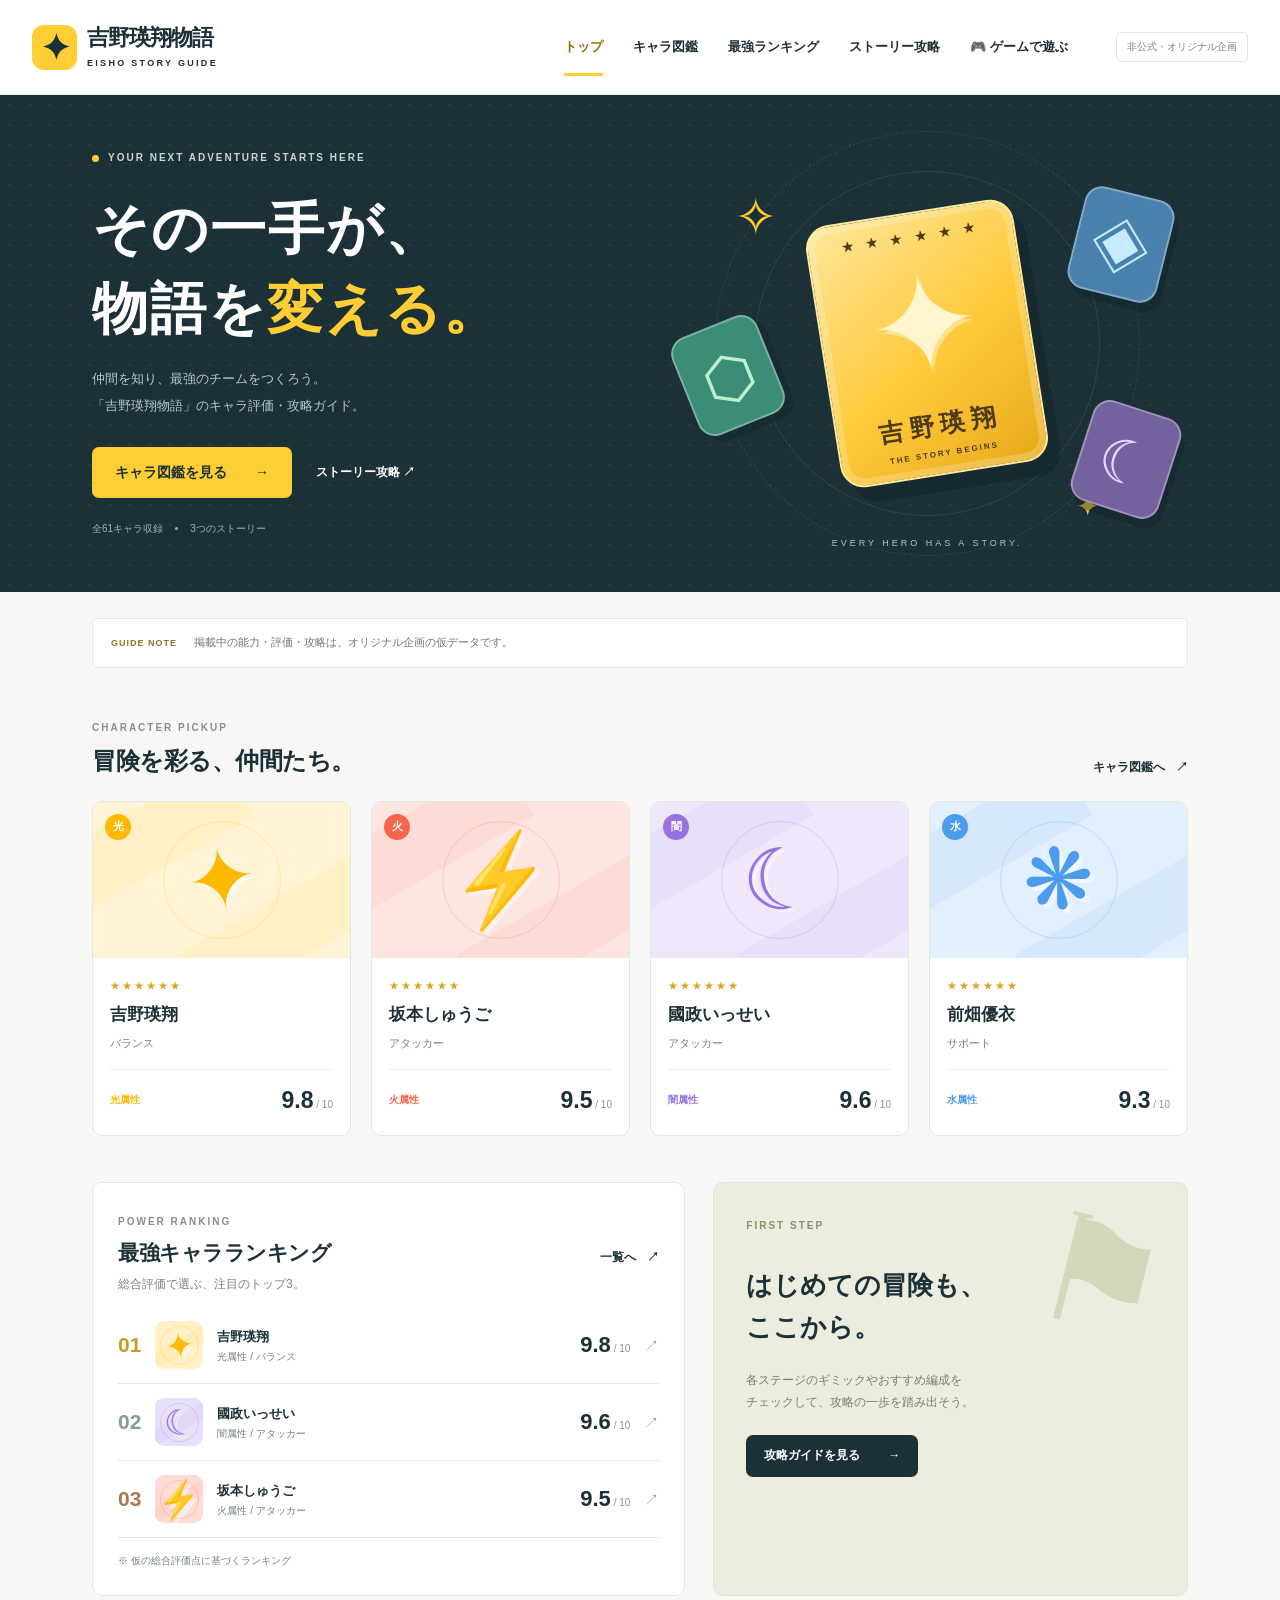
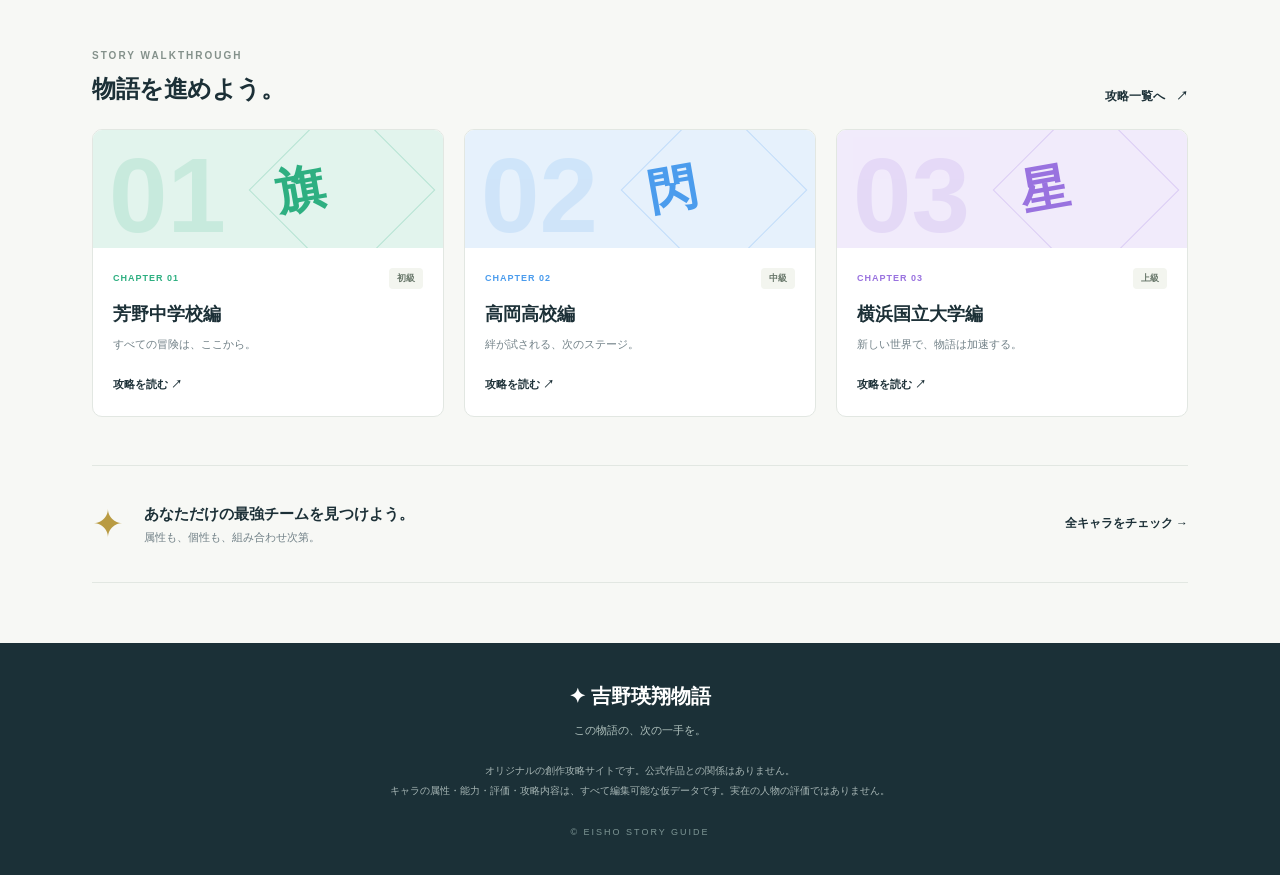
<file: index.html>
<!doctype html>
<html lang="ja">
<head>
  <meta charset="UTF-8">
  <meta name="viewport" content="width=device-width, initial-scale=1">
  <meta name="theme-color" content="#182b33">
  <meta name="description" content="吉野瑛翔物語のオリジナル攻略ガイド。キャラ図鑑、キャラ評価、ランキング、ストーリー攻略をチェック。">
  <title>吉野瑛翔物語 | キャラ評価・攻略ガイド</title>
  <link rel="stylesheet" href="style.css">
  <script src="characters.js" defer></script>
  <script src="script.js" defer></script>
</head>
<body>
  <a class="skip-link" href="#main">本文へスキップ</a>
  <header class="site-header">
    <div class="header-inner">
      <a class="brand" href="#home" aria-label="吉野瑛翔物語 トップ"><span class="brand-symbol">✦</span><span>吉野瑛翔物語<small>EISHO STORY GUIDE</small></span></a>
      <nav aria-label="メインナビゲーション">
        <a href="#home" data-nav="home">トップ</a><a href="#characters" data-nav="characters">キャラ図鑑</a><a href="#ranking" data-nav="ranking">最強ランキング</a><a href="#guides" data-nav="guides">ストーリー攻略</a><a href="battle.html">🎮 ゲームで遊ぶ</a>
      </nav>
      <span class="header-tag">非公式・オリジナル企画</span>
    </div>
  </header>
  <main id="main" tabindex="-1"></main>
  <footer><a class="footer-brand" href="#home">✦ 吉野瑛翔物語</a><p>この物語の、次の一手を。</p><small>オリジナルの創作攻略サイトです。公式作品との関係はありません。<br>キャラの属性・能力・評価・攻略内容は、すべて編集可能な仮データです。実在の人物の評価ではありません。</small><span>© EISHO STORY GUIDE</span></footer>
  <noscript><p class="notice">検索・キャラ詳細・攻略表示にはJavaScriptを有効にしてください。</p></noscript>
</body>
</html>
</file>
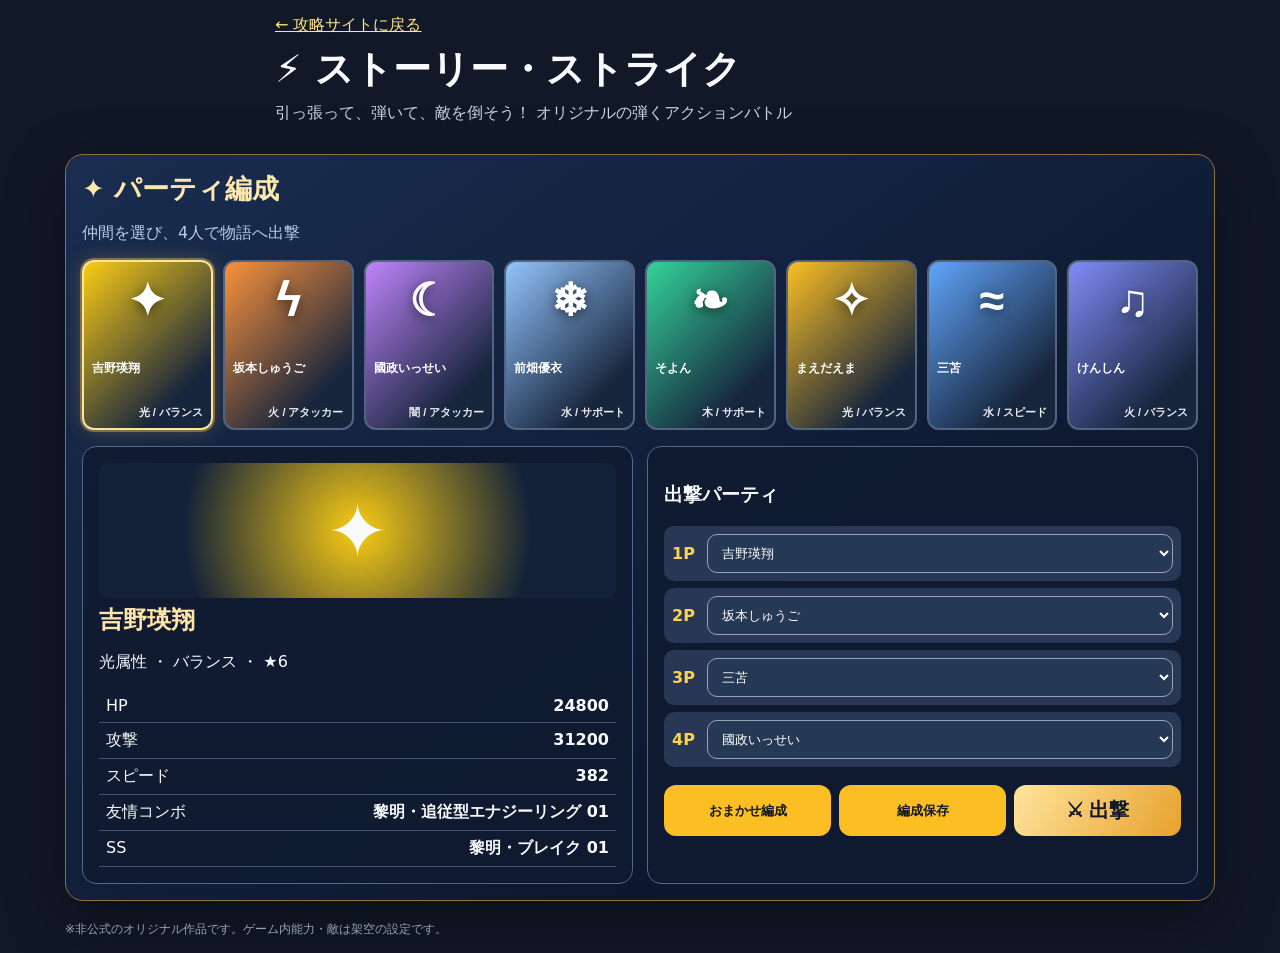
<file: battle.html>
<!doctype html><html lang="ja"><head><meta charset="utf-8"><meta name="viewport" content="width=device-width,initial-scale=1"><title>吉野瑛翔物語 | バトルアリーナ</title><style>
*{box-sizing:border-box}body{margin:0;background:#111827;color:#f8fafc;font-family:system-ui,sans-serif}header,.wrap{max-width:760px;margin:auto;padding:15px}a{color:#fde68a}h1{font-size:clamp(24px,5vw,38px);margin:8px 0}.sub{color:#cbd5e1}#game{display:block;width:100%;touch-action:none;background:#182a42;border:2px solid #64748b;border-radius:18px;cursor:crosshair}.panel{display:flex;gap:12px;flex-wrap:wrap;align-items:center;justify-content:space-between;margin:12px 0}.chip{background:#28374f;padding:10px 14px;border-radius:12px}button{border:0;border-radius:12px;background:#fbbf24;color:#111827;font-weight:800;padding:12px 18px;cursor:pointer}select{padding:10px;border-radius:10px;background:#253854;color:white;border:1px solid #94a3b8}.tip{line-height:1.65;color:#cbd5e1}#msg{min-height:25px;color:#fcd34d;font-weight:bold}footer{margin-top:20px;color:#94a3b8;font-size:12px}.party-hud{display:grid;grid-template-columns:repeat(4,minmax(0,1fr));gap:8px;margin:12px 0}.party-card{display:flex;align-items:center;gap:7px;background:#24334a;border:2px solid transparent;padding:8px;border-radius:12px;min-width:0;font-size:12px;overflow:hidden}.party-card.current{border-color:#fbbf24;background:#35405a;box-shadow:0 0 18px #fbbf2450}.party-avatar{height:32px;width:32px;display:grid;place-items:center;border-radius:50%;color:#172033;font-size:20px;flex:none}.party-card span:last-child{white-space:nowrap;overflow:hidden;text-overflow:ellipsis}@media(max-width:520px){.party-card{padding:5px;flex-direction:column;font-size:10px;text-align:center}.party-avatar{width:30px;height:30px}}.wrap{max-width:1180px}.lobby{padding:16px;border:1px solid #8b733c;border-radius:18px;background:linear-gradient(145deg,#192d50,#0d172d 75%);box-shadow:0 18px 60px #0006}.lobby-top h2{font-size:27px;color:#fce8ad;margin:0}.lobby-top p{color:#b9cde7}.roster-grid{display:grid;grid-template-columns:repeat(4,minmax(0,1fr));gap:10px}.roster-card{position:relative;min-height:142px;padding:12px;display:flex;align-items:flex-end;justify-content:space-between;flex-direction:column;border:2px solid #516580;border-radius:12px;color:#fff;background:linear-gradient(135deg,var(--accent),#17253d 78%);text-align:left;overflow:hidden}.roster-card.selected{border-color:#ffe49d;box-shadow:0 0 0 2px #ffcf5760,0 0 20px #fcbf4940}.roster-card .glyph{font-size:45px;line-height:1;text-shadow:0 3px 12px #0008;align-self:center;margin:8px}.roster-card strong{align-self:stretch;font-size:15px}.roster-card small{font-size:11px;color:#ecedf5}.lobby-bottom{display:grid;grid-template-columns:1fr 1fr;gap:14px;margin-top:16px}.hero-preview,.party-setup{border:1px solid #52688a;background:#101b31e8;border-radius:14px;padding:16px}.hero-preview h3{font-size:24px;color:#ffe5a7;margin:6px 0}.preview-glyph{display:grid;place-items:center;font-size:74px;min-height:135px;background:radial-gradient(circle,var(--accent),#132238 65%);border-radius:10px}.statline{display:flex;justify-content:space-between;border-bottom:1px solid #43516d;padding:7px}.formation-item{display:flex;gap:8px;align-items:center;margin:7px 0;padding:8px;border-radius:10px;background:#283854}.formation-item b{width:27px;color:#fcd34d}.formation-item select{flex:1;min-width:0}.actions{display:flex;flex-wrap:wrap;gap:8px;margin-top:18px}.actions button{flex:1}.actions #deploy{background:linear-gradient(120deg,#ffe49d,#e7a12d);font-size:20px}.lobby [hidden],section[hidden]{display:none!important}#battle-section{max-width:760px;margin:auto}#back-lobby{background:#304b71;color:white;margin-bottom:12px}@media(min-width:900px){.roster-grid{grid-template-columns:repeat(8,minmax(0,1fr))}.roster-card{min-height:170px;padding:8px}.roster-card strong{font-size:12px}}@media(max-width:590px){.roster-grid{grid-template-columns:repeat(2,minmax(0,1fr))}.lobby-bottom{grid-template-columns:1fr}.lobby{padding:10px}.roster-card{min-height:120px}} </style></head><body><header><a href="./index.html#home">← 攻略サイトに戻る</a><h1>⚡ ストーリー・ストライク</h1><div class="sub">引っ張って、弾いて、敵を倒そう！ オリジナルの弾くアクションバトル</div></header><main class="wrap"><section id="lobby" class="lobby"><div class="lobby-top"><h2>✦ パーティ編成</h2><p>仲間を選び、4人で物語へ出撃</p></div><div id="roster-grid" class="roster-grid"></div><div class="lobby-bottom"><div id="hero-preview" class="hero-preview"></div><div class="party-setup"><h3>出撃パーティ</h3><div id="formation-preview"></div><div class="actions"><button id="auto-party" type="button">おまかせ編成</button><button id="save-party" type="button">編成保存</button><button id="deploy" type="button">⚔ 出撃</button></div><p id="lobby-msg" role="status"></p></div></div></section><section id="battle-section" hidden><button id="back-lobby" type="button">← 編成画面に戻る</button><div class="panel"><div class="chip">ステージ <b id="stage">1</b>/3</div><div class="chip">敵の残り <b id="remaining">3</b></div><div class="chip">ショット <b id="shots">0</b></div></div><div class="panel"><label>4人編成 <span id="party-selects" style="display:flex;flex-wrap:wrap;gap:6px"></span></label><div class="chip">手番：<b id="turn">1</b> / <b id="active-hero">---</b></div><button id="restart">最初から</button></div><div id="party-hud" class="party-hud" aria-label="4人編成の手番表示"></div><canvas id="game" width="680" height="820" aria-label="ドラッグしてショットするバトルゲーム"></canvas><p id="msg" role="status">キャラを引っ張って離すとショット！</p><p class="tip">操作：画面下の光るキャラをタッチ／クリックして後ろに引っ張り、離すと反対方向へ飛ぶ。壁で跳ね返って敵に当てよう。一回のショットが終わるごとに手番が次の仲間へ進むよ。敵をすべて倒すと次のステージへ進むよ。キーボードは←→で角度、スペースで発射。</p></section><footer>※非公式のオリジナル作品です。ゲーム内能力・敵は架空の設定です。</footer></main><script src="characters.js"></script><script src="battle.js"></script></body></html>
</file>
<file: style.css>
:root{--ink:#1c3037;--muted:#718087;--yellow:#ffce35;--paper:#f7f8f5;--line:#e2e7e2}*{box-sizing:border-box}html{scroll-behavior:smooth}body{margin:0;background:var(--paper);color:var(--ink);font-family:"Hiragino Kaku Gothic ProN","Yu Gothic",Meiryo,sans-serif;font-size:14px;line-height:1.8}a{color:inherit;text-decoration:none}button,input,select{font:inherit}a,input,select{ -webkit-tap-highlight-color:transparent}a:focus-visible,input:focus-visible,select:focus-visible{outline:3px solid #de9500;outline-offset:5px}main:focus{outline:none}.container{max-width:1160px;margin:auto;padding:0 32px}.site-header{background:#fff;border-bottom:1px solid var(--line)}.header-inner{max-width:1300px;margin:auto;min-height:94px;padding:16px 32px;display:flex;align-items:center;gap:48px}.brand{display:flex;align-items:center;gap:10px;flex-shrink:0;font-size:22px;font-weight:900;line-height:1.3;letter-spacing:-1px}.brand-symbol{background:var(--yellow);width:45px;height:45px;display:grid;place-items:center;border-radius:12px;font-size:35px}.brand small{display:block;font-size:9px;letter-spacing:2.3px;margin-top:6px}nav{display:flex;align-self:stretch;align-items:center;gap:30px;margin-left:auto}nav a{font-size:13px;font-weight:700;position:relative;white-space:nowrap}nav a[aria-current]{color:#946900}nav a[aria-current]:after{content:'';height:3px;background:var(--yellow);position:absolute;bottom:-17px;left:0;right:0}.header-tag{font-size:10px;color:var(--muted);border:1px solid var(--line);padding:5px 10px;border-radius:5px;white-space:nowrap}.hero{background:#1b3037;color:#fff;position:relative;overflow:hidden}.hero:before{content:'';position:absolute;inset:0;background-image:radial-gradient(#ffffff12 1px,transparent 1px);background-size:20px 20px}.hero-inner{display:grid;grid-template-columns:1.1fr 1fr;min-height:497px;align-items:center;position:relative}.hero-copy{padding:49px 0}.hero-label{font-size:10px;letter-spacing:2px;font-weight:700;color:#c9d5d1;display:flex;align-items:center;gap:9px}.hero-label>span{width:7px;height:7px;background:var(--yellow);border-radius:50%}.hero h1{font-size:56px;line-height:1.42;letter-spacing:2px;margin:22px 0 17px;font-weight:900}.hero h1 span{color:var(--yellow)}.hero-copy>p{color:#bacacb;font-size:13px;line-height:2.1}.hero-actions{display:flex;align-items:center;gap:24px;margin-top:27px}.button{display:inline-flex;justify-content:space-between;align-items:center;gap:28px;font-weight:700;padding:13px 23px;border-radius:7px;transition:transform .2s,box-shadow .2s}.button:hover{transform:translateY(-3px);box-shadow:0 7px 20px #0002}.button-yellow{background:var(--yellow);color:var(--ink)}.button-dark{background:var(--ink);color:#fff}.hero-secondary{font-size:12px;font-weight:700}.hero-note{display:flex;align-items:center;gap:12px;font-size:10px;color:#a0b2b2;margin-top:22px}.hero-note i{width:3px;height:3px;border-radius:50%;background:#a0b2b2}.hero-art{position:relative;height:410px;display:grid;place-items:center}.orbit{position:absolute;border:1px solid #829c8d33;border-radius:50%;width:345px;height:345px}.orbit-two{width:425px;height:425px;border-style:dashed;transform:rotate(-22deg)}.hero-main-badge{width:210px;height:265px;border-radius:24px;background:linear-gradient(145deg,#ffe69b,#ffca39 55%,#e8a91c);transform:rotate(-9deg);box-shadow:10px 16px 0 #10222980,inset 0 0 0 7px #fff3;border:2px solid #ffec9b;display:flex;flex-direction:column;align-items:center;justify-content:center;z-index:2;color:#4d3b18}.badge-stars{letter-spacing:4px;font-size:13px}.badge-symbol{font-size:135px;line-height:1.15;text-shadow:3px 4px 0 #fff6;color:#fff5cf}.badge-name{font-size:25px;font-weight:900;letter-spacing:6px}.badge-caption{font-size:8px;font-weight:bold;letter-spacing:2px}.hero-tile{position:absolute;display:grid;place-items:center;width:92px;height:105px;border-radius:18px;font-size:60px;border:2px solid #ffffff50;box-shadow:6px 8px 0 #10222970}.tile-green{background:#3c8d78;color:#beefd1;left:3%;top:45%;transform:rotate(-22deg)}.tile-blue{background:#4981ad;color:#c6eaff;right:4%;top:13%;transform:rotate(14deg)}.tile-purple{background:#74629e;color:#e5d6ff;right:3%;bottom:9%;transform:rotate(18deg)}.art-spark{position:absolute;color:var(--yellow)}.spark-one{font-size:52px;left:13%;top:8%}.spark-two{font-size:28px;right:17%;bottom:4%}.art-caption{position:absolute;bottom:-3px;font-size:9px;letter-spacing:3px;color:#b8c3b6}.notice{margin:26px 0;padding:14px 18px;background:#fff;border:1px solid var(--line);border-radius:6px;font-size:11px;color:#6b7778;display:flex;gap:17px;align-items:center}.notice>span{font-size:9px;letter-spacing:1px;font-weight:bold;color:#8e742e;flex-shrink:0}.home-section{margin:46px 0}.section-heading{display:flex;align-items:end;justify-content:space-between;gap:16px;margin-bottom:22px}.eyebrow{font-size:10px;letter-spacing:2px;font-weight:800;color:#84918b}.section-heading h2{font-size:24px;margin:4px 0 0;letter-spacing:-.5px;line-height:1.5}.text-link{font-size:12px;font-weight:700}.text-link span{margin-left:8px}.text-link:hover{color:#976e08}.character-grid{display:grid;grid-template-columns:repeat(4,minmax(0,1fr));gap:20px}.character-card{background:#fff;border:1px solid var(--line);border-radius:10px;overflow:hidden;transition:transform .2s,box-shadow .2s}.character-card:hover{transform:translateY(-5px);box-shadow:0 10px 24px #22372e12}.avatar{height:156px;position:relative;isolation:isolate;overflow:hidden;display:grid;place-items:center;background:color-mix(in srgb,var(--character-color) 16%,#fff)}.avatar:before,.avatar:after{content:'';position:absolute;background:var(--character-color);opacity:.08;transform:rotate(-30deg);width:210px;height:65px;z-index:-1}.avatar:before{top:5px;left:-50px}.avatar:after{bottom:-5px;right:-40px}.avatar-orbit{position:absolute;width:118px;height:118px;border:1px solid var(--character-color);border-radius:50%;opacity:.24}.avatar-icon{font-size:85px;line-height:1;color:var(--character-color);text-shadow:3px 4px 0 #fff7;transform:rotate(-9deg)}.avatar-element{position:absolute;top:12px;left:12px;background:var(--character-color);width:26px;height:26px;border-radius:50%;color:#fff;display:grid;place-items:center;font-size:11px;font-weight:700}.character-body{padding:14px 17px}.stars{color:#d9a620;font-size:10px;letter-spacing:2px}.character-body h3{font-size:17px;margin:3px 0}.character-body p{font-size:11px;color:var(--muted);margin:0 0 15px}.card-bottom{border-top:1px solid #edf0ea;display:flex;align-items:center;justify-content:space-between;padding-top:10px}.element{font-size:10px;color:var(--character-color);font-weight:bold}.score{font-size:23px;font-weight:900;font-family:Arial,sans-serif;white-space:nowrap}.score small{font-size:10px;font-weight:400;color:#899394}.two-columns{display:grid;grid-template-columns:1.25fr 1fr;gap:28px}.ranking-panel{border:1px solid var(--line);background:white;border-radius:10px;padding:25px}.ranking-panel .section-heading{margin-bottom:8px}.ranking-panel h2{font-size:21px}.section-description{color:var(--muted);font-size:12px;margin-top:-3px}.ranking-row{display:flex;align-items:center;gap:14px;border-bottom:1px solid var(--line);padding:14px 0}.ranking-row:hover .ranking-name{color:#a1770c}.rank{font-family:Arial,sans-serif;font-size:21px;font-weight:900;color:#83918b}.rank-1{color:#ca9c26}.rank-2{color:#879ba4}.rank-3{color:#aa7951}.mini{width:48px;height:48px;border-radius:9px;flex-shrink:0}.mini .avatar-icon{font-size:35px}.mini .avatar-orbit{width:39px;height:39px}.mini .avatar-element{display:none}.ranking-name{flex:1}.ranking-name strong{display:block;font-size:13px}.ranking-name small{display:block;color:var(--muted);font-size:10px}.ranking-row .score{font-size:22px}.row-arrow{color:#9aa69e;font-size:15px}.data-note{color:var(--muted);font-size:10px;margin:14px 0 0}.beginner-panel{padding:29px 32px;background:#ebeddf;border:1px solid #e1e5d4;border-radius:10px;position:relative;overflow:hidden}.beginner-panel .eyebrow{color:#87916d}.beginner-panel h2{font-size:26px;line-height:1.6;margin-top:28px;position:relative}.beginner-panel p{color:#788070;font-size:12px;margin-bottom:22px;position:relative}.beginner-art{position:absolute;font-size:150px;color:#d2d9bb;right:20px;top:12px;line-height:1.1;transform:rotate(14deg)}.beginner-panel .button{font-size:12px;padding:10px 18px;position:relative}.chapter-grid{display:grid;grid-template-columns:repeat(3,minmax(0,1fr));gap:20px}.chapter-card{border:1px solid var(--line);border-radius:10px;overflow:hidden;background:white;transition:transform .2s}.chapter-card:hover{transform:translateY(-4px)}.chapter-art{height:118px;position:relative;background:color-mix(in srgb,var(--chapter-color) 14%,#fff);overflow:hidden;display:flex;align-items:center;justify-content:center}.chapter-art:after{content:'';position:absolute;width:130px;height:130px;border:1px solid var(--chapter-color);opacity:.25;transform:rotate(45deg);right:35px;top:-6px}.chapter-number{font-size:105px;font-weight:900;position:absolute;left:16px;top:-29px;color:var(--chapter-color);opacity:.14;font-family:Arial,sans-serif}.chapter-emblem{font-size:49px;font-weight:900;color:var(--chapter-color);transform:rotate(-10deg);margin-left:65px}.chapter-content{padding:20px}.chapter-label{font-size:9px;letter-spacing:1px;font-weight:bold;color:var(--chapter-color);display:flex;align-items:center;justify-content:space-between}.chapter-label>span{letter-spacing:0;background:#f3f5ef;border-radius:4px;padding:2px 8px;color:#68776a}.chapter-content h3{font-size:18px;margin:9px 0 5px}.chapter-content p{font-size:11px;color:var(--muted);margin:0 0 16px}.chapter-content .text-link{font-size:11px}.bottom-callout{margin:48px 0 60px;border-top:1px solid var(--line);border-bottom:1px solid var(--line);padding:24px 0;display:flex;align-items:center;gap:20px}.bottom-callout>span{font-size:38px;color:#b99b42}.bottom-callout strong{font-size:15px}.bottom-callout p{margin:1px 0;font-size:11px;color:var(--muted)}.bottom-callout>a{margin-left:auto}footer{background:#1b3037;color:#fff;text-align:center;padding:35px 20px}.footer-brand{font-size:20px;font-weight:900}footer p{font-size:11px;color:#b0c1bd;margin:7px 0 20px}footer small{display:block;font-size:10px;color:#a6b5b4;line-height:2}footer>span{display:block;font-size:9px;letter-spacing:2px;color:#7d9594;margin-top:23px}.skip-link{position:fixed;top:-100px;left:10px;z-index:10;background:white;padding:10px}.skip-link:focus{top:10px}.page{min-height:65vh;padding-top:28px;padding-bottom:70px}.breadcrumb{font-size:11px;color:var(--muted)}.page-heading{margin:26px 0 34px}.page-heading h1{font-size:36px;margin:4px 0 8px;line-height:1.5}.page-heading p{color:var(--muted);margin:0}.catalog-controls{display:flex;align-items:end;gap:18px;padding:22px;background:#fff;border:1px solid var(--line);border-radius:9px}.catalog-controls label{display:flex;flex-direction:column;gap:6px;font-size:12px;font-weight:700}.search-label{flex:1}input,select{background:var(--paper);border:1px solid #d6ded6;color:var(--ink);padding:12px;border-radius:6px;min-height:47px}input{width:100%;min-width:0}select{min-width:150px}.result-count{color:var(--muted);font-size:12px;margin:22px 0 16px}.empty-state{grid-column:1/-1;text-align:center;border:1px dashed #cbd5ce;padding:45px 15px;border-radius:10px}.empty-state>span{font-size:40px}.empty-state h2{font-size:20px}.empty-state p{color:var(--muted)}.back-link{display:inline-block;margin-bottom:20px}.detail-hero{display:grid;grid-template-columns:300px 1fr;gap:36px;background:#fff;border:1px solid var(--line);border-radius:12px;padding:26px}.large{height:290px;border-radius:8px}.large .avatar-icon{font-size:150px}.large .avatar-orbit{width:220px;height:220px}.detail-hero h2{font-size:29px;margin:8px 0}.detail-hero p{color:var(--muted)}.detail-rating{display:flex;align-items:center;gap:16px;font-size:12px}.detail-rating .score{font-size:36px}.placeholder-tag{font-size:10px;background:#f8f0d1;border:1px solid #e8dca8;padding:3px 8px;border-radius:4px;color:#886c28;white-space:nowrap}.stats-grid{display:grid;grid-template-columns:repeat(3,1fr);gap:18px;margin:24px 0}.stats-grid>div{background:#fff;border:1px solid var(--line);padding:20px;border-radius:8px}.stats-grid span{display:block;font-size:11px;color:var(--muted)}.stats-grid strong{font-size:28px}.detail-grid{display:grid;grid-template-columns:1fr 1fr;gap:24px}.info-panel{padding:24px;background:#fff;border:1px solid var(--line);border-radius:9px}.info-panel h2{font-size:20px;margin:0 0 20px}.info-panel h3{font-size:12px;color:#8a793b;margin:18px 0 6px}.info-panel p,.info-panel ul{font-size:13px;margin:6px 0}.info-panel ul{padding-left:20px}.full-ranking{background:#fff;border:1px solid var(--line);border-radius:10px;padding:8px 26px}.full-ranking .ranking-row{padding:20px 0}.full-ranking .ranking-row:last-child{border-bottom:0}.full-ranking .ranking-name strong{font-size:17px}.full-ranking .mini{width:60px;height:60px}.guide-summary{display:flex;align-items:center;gap:28px;background:#fff;border:1px solid var(--line);border-radius:10px;padding:28px}.guide-icon{width:100px;height:100px;display:grid;place-items:center;flex-shrink:0;background:color-mix(in srgb,var(--chapter-color) 15%,white);color:var(--chapter-color);border-radius:12px;font-size:42px;font-weight:900}.guide-summary h2{font-size:22px;margin:7px 0}.guide-summary p{font-size:13px;color:var(--muted);margin:0}.guide-summary>.placeholder-tag{margin-left:auto}.strategy-list{list-style:none;padding:0;display:grid;gap:12px}.strategy-list li{display:flex;align-items:center;gap:22px;padding:18px 22px;background:#fff;border:1px solid var(--line);border-radius:7px}.strategy-list li>span{font-size:24px;color:#b5a05c;font-weight:900}.strategy-list p{margin:0;font-size:14px}
@media(min-width:1500px){.hero-inner{min-height:540px}}@media(max-width:1050px){.header-tag{display:none}.header-inner{gap:22px}nav{gap:22px}.hero h1{font-size:48px}.hero-art{transform:scale(.88)}.hero-actions{gap:16px}.two-columns{gap:20px}.ranking-panel{padding:21px}.section-heading h2{font-size:22px}.ranking-panel h2{font-size:18px}.beginner-panel{padding:25px}.character-grid{gap:16px}.character-body{padding:14px}.ranking-row{gap:10px}.hero-secondary{font-size:11px}}
@media(max-width:760px){.container{padding-left:20px;padding-right:20px}.header-inner{padding:16px 20px 0;display:block}.brand{font-size:21px;width:fit-content}.brand-symbol{width:39px;height:39px}.brand small{font-size:8px}nav{margin-top:17px;gap:0;justify-content:space-between;padding-bottom:15px}nav a{font-size:11px}nav a[aria-current]:after{bottom:-15px}.hero-inner{min-height:0;grid-template-columns:1fr}.hero-copy{padding-top:36px;padding-bottom:12px;z-index:1}.hero h1{font-size:44px;letter-spacing:1px;margin-top:18px}.hero-label{font-size:8px;letter-spacing:1.5px}.hero-copy>p{font-size:12px}.hero-actions{gap:20px}.hero-actions .button{padding:12px 16px;font-size:12px;gap:17px}.hero-art{height:300px;transform:scale(.8);margin:-15px 0 -20px}.orbit-one{width:300px;height:300px}.orbit-two{width:370px;height:370px}.hero-main-badge{height:245px;width:195px}.tile-green{left:4%;top:41%}.tile-blue{right:4%;top:1%}.tile-purple{right:2%;bottom:1%}.art-caption{bottom:-25px}.hero-note{font-size:9px}.notice{font-size:10px;gap:10px;padding:13px;align-items:start}.notice>span{font-size:8px;padding-top:2px}.home-section{margin:34px 0}.section-heading{gap:10px;margin-bottom:18px}.section-heading h2{font-size:20px}.eyebrow{font-size:9px;letter-spacing:1.6px}.text-link{font-size:10px;white-space:nowrap}.character-grid{grid-template-columns:repeat(2,minmax(0,1fr));gap:14px}.avatar{height:135px}.character-body{padding:12px}.character-body h3{font-size:15px}.stars{font-size:8px}.character-body p{font-size:10px}.score{font-size:22px}.score small{font-size:9px}.two-columns{grid-template-columns:1fr}.ranking-panel{padding:20px}.ranking-panel h2{font-size:20px}.ranking-row{padding:13px 0;gap:14px}.ranking-name strong{font-size:14px}.beginner-panel{padding:25px}.beginner-panel h2{font-size:25px;margin-top:20px}.beginner-art{right:25px;top:25px;font-size:165px}.chapter-grid{grid-template-columns:1fr}.chapter-card{display:grid;grid-template-columns:110px 1fr}.chapter-art{height:100%;min-height:160px}.chapter-number{font-size:80px;left:-8px;top:-2px}.chapter-emblem{font-size:40px;margin-left:0}.chapter-art:after{width:90px;height:90px;right:-16px;top:42px}.chapter-content{padding:17px}.chapter-content h3{font-size:16px}.chapter-content p{font-size:10px}.bottom-callout{flex-wrap:wrap;gap:13px;margin-bottom:35px}.bottom-callout strong{font-size:12px}.bottom-callout>a{margin-left:49px}.page{padding-top:22px;padding-bottom:45px}.page-heading h1{font-size:28px}.page-heading p{font-size:12px}.catalog-controls{flex-wrap:wrap;padding:17px;gap:14px}.catalog-controls .search-label{flex-basis:100%}.catalog-controls>label:not(.search-label){flex:1;min-width:0}select{min-width:0;width:100%;font-size:12px}input{font-size:16px}.detail-hero{grid-template-columns:1fr;padding:20px;gap:20px}.large{height:240px}.detail-hero h2{font-size:25px}.detail-hero p{font-size:12px}.stats-grid{gap:10px}.stats-grid>div{padding:13px 10px}.stats-grid strong{font-size:21px}.detail-grid{grid-template-columns:1fr;gap:16px}.full-ranking{padding:4px 15px}.full-ranking .ranking-row{gap:10px}.full-ranking .ranking-name strong{font-size:13px}.full-ranking .mini{width:43px;height:43px}.full-ranking .score{font-size:22px}.full-ranking .score small{display:none}.rank{font-size:19px}.guide-summary{padding:18px;gap:15px;flex-wrap:wrap}.guide-icon{width:65px;height:65px;font-size:32px}.guide-summary>div{flex:1;min-width:160px}.guide-summary h2{font-size:17px}.guide-summary p{font-size:11px}.guide-summary>.placeholder-tag{margin-left:0}.strategy-list li{padding:15px;gap:15px}.strategy-list p{font-size:12px}footer small{font-size:9px}}
@media(prefers-reduced-motion:reduce){html{scroll-behavior:auto}*,*:before,*:after{transition:none!important}}
/* Compact portraits keep their dimensions inside responsive card layouts. */
.avatar.mini{height:48px}.full-ranking .avatar.mini{height:60px}
@media(max-width:760px){.full-ranking .avatar.mini{height:43px}}
</file>
